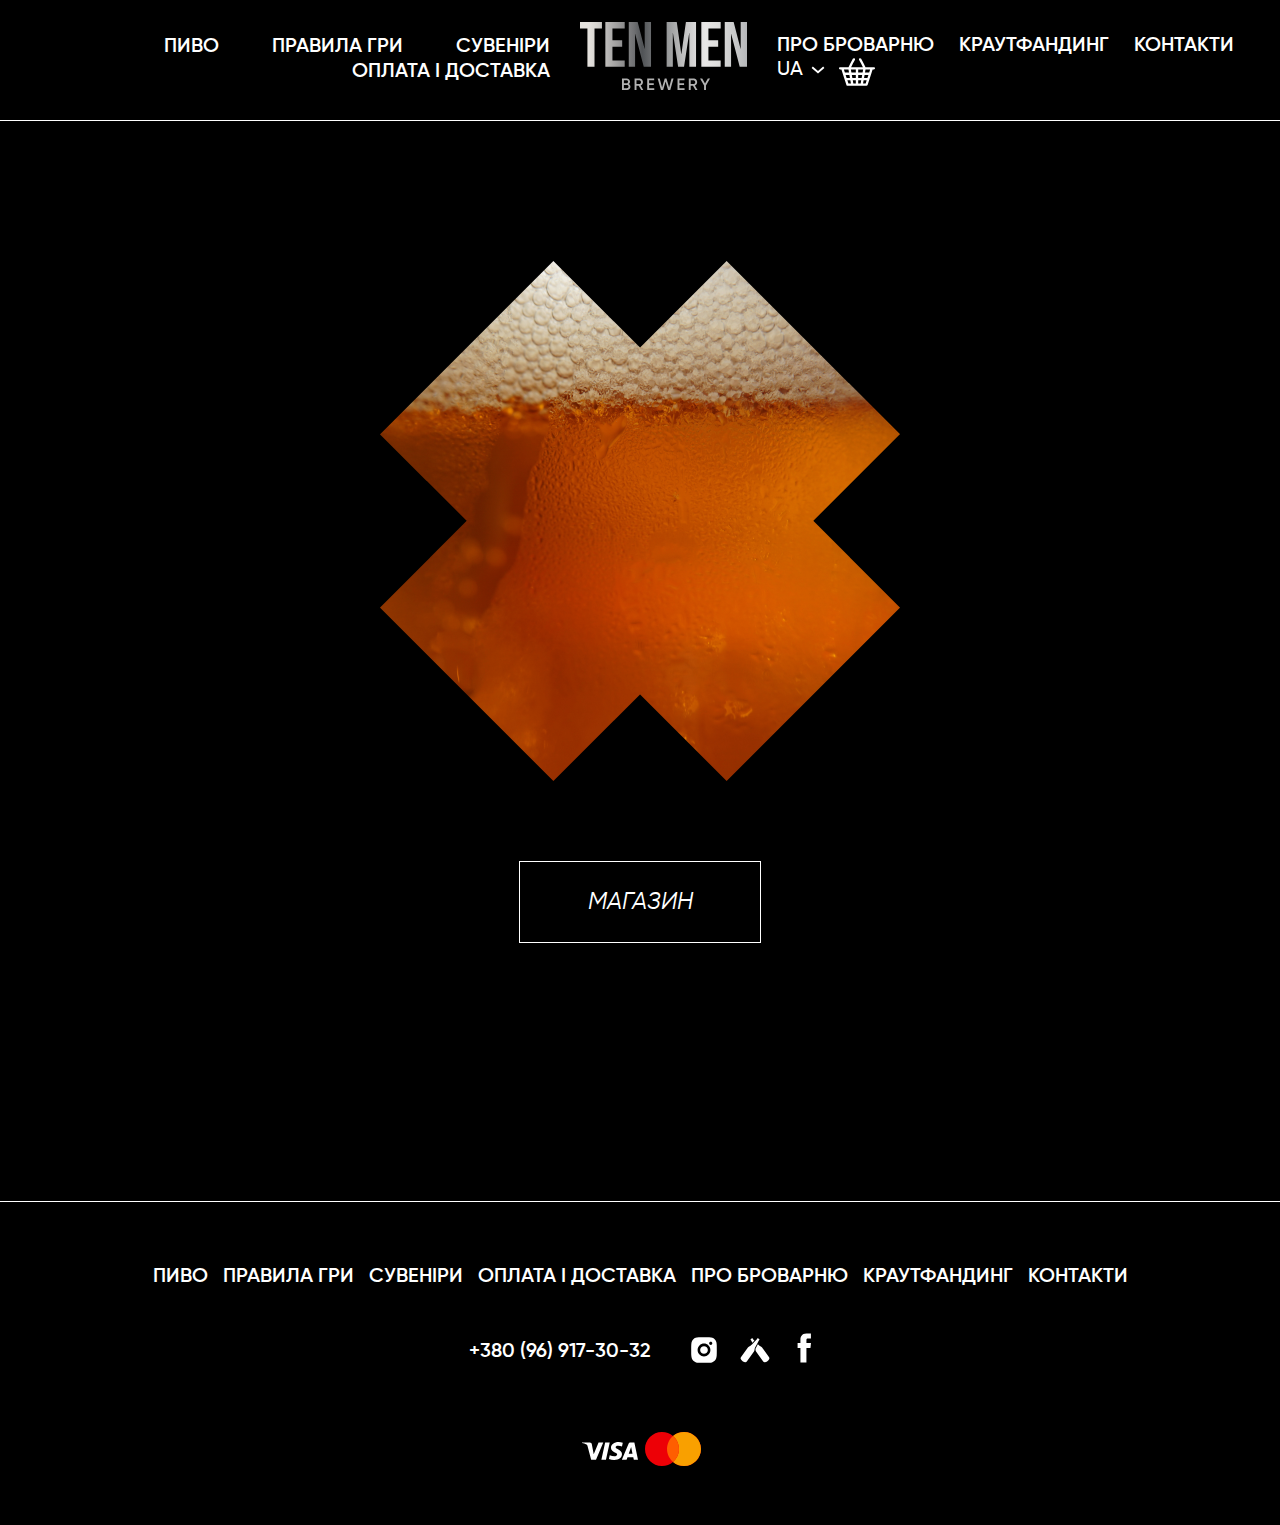
<file: index.html>
<!DOCTYPE html>
<html lang="en">
<head>
   <meta charset="UTF-8">
   <meta http-equiv="X-UA-Compatible" content="IE=edge">
   <meta name="viewport" content="width=device-width, initial-scale=1.0">
   <title>Document</title>
   <link rel="stylesheet" href="/css/style.css"> 
</head>
<body>
   <div class="wrapper">
      <header class="header">
         <div class="header__container _container">
            <div class="header__content">
               <ul class="header__items-left">
                  <li class="header__item"><a href="#" class="header__link green">Пиво</a></li>
                  <li class="header__item"><a href="#" class="header__link red">Правила&nbspгри</a></li>
                  <li class="header__item"><a href="#" class="header__link orange">сувеніри</a></li>
                  <li class="header__item"><a href="#" class="header__link mint">Оплата&nbspі&nbspдоставка</a></li>
               </ul>
               <div class="burger-menu">
                  <label class="burger-menu__label" for="burger-menu__input"><span id="burger__span" ></span></label>
                  <input class="burger-menu__input" type="checkbox" id="burger__input">
               </div>
               <div class="header__logo">
                  <a href="index.html"><img src="/img/logo.svg" alt="logo"></a>
               </div>
               <div class="header__carzine-burger"></div>
               <div class="header__right">
                  <ul class="header__items-right">
                     <li class="header__item"><a href="" class="header__link blue">Про&nbspброварню</a></li>
                     <li class="header__item"><a href="" class="header__link purple">краутфандинг</a></li>
                     <li class="header__item"><a href="" class="header__link pink">контакти</a></li>
                     <div class="header__navigation-wrapper">
                        <div class="header_language">
                           <input type="checkbox" class="header__input" name="input" id="input_1">
                           <label class="header__fr-language" for="input_1">ua&nbsp&nbsp&nbsp&nbsp&nbsp</label>
                           <div class="header_sc-language">
                              <a href="/index.html">eng</a> 
                           </div>
                        </div>
                        <div class="header__carzine-header"></div>
                     </div>
                  </ul>
               </div>
            </div>
         </div>
      </header>
      <main class="main">
         <section class="menu__burger" id="burger__menu">
            <ul class="menu">
               <li class="header__item"><a href="#" class="header__link green">Пиво</a></li>
               <li class="header__item"><a href="#" class="header__link red">Правила&nbspгри</a></li>
               <li class="header__item"><a href="#" class="header__link orange">сувеніри</a></li>
               <li class="header__item"><a href="#" class="header__link mint">Оплата&nbspі&nbspдоставка</a></li>
               <li class="header__item"><a href="#" class="header__link blue">Про&nbspброварню</a></li>
               <li class="header__item"><a href="#" class="header__link purple">краутфандинг</a></li>
               <li class="header__item"><a href="#" class="header__link pink">контакти</a></li>
            </ul>
         </section>
         <section class="promo">
            <div class="promo__container _container">
               <div class="promo__content">
                  <img class="main-beer" src="/img/main-beer.png" alt="main-beer">
                  <a class="promo__button" href="shop.html" >магазин</a>
               </div>
            </div>         
         </section>
      </main>
      <footer class="footer">
         <div class="footer__container _container">
            <div class="footer__content">
               <div class="footer__list">
                  <ul class="list">
                     <li class="footer__item"><a href="#" class="footer__link green">Пиво&nbsp&nbsp&nbsp</a></li>
                     <li class="footer__item"><a href="#" class="footer__link red">Правила&nbspгри&nbsp&nbsp&nbsp</a></li>
                     <li class="footer__item"><a href="#" class="footer__link orange">сувеніри&nbsp&nbsp&nbsp</a></li>
                     <li class="footer__item"><a href="#" class="footer__link mint">Оплата&nbspі&nbspдоставка&nbsp&nbsp&nbsp</a></li>
                     <li class="footer__item"><a href="#" class="footer__link blue">Про&nbspброварню&nbsp&nbsp&nbsp</a></li>
                     <li class="footer__item"><a href="#" class="footer__link purple">краутфандинг&nbsp&nbsp&nbsp</a></li>
                     <li class="footer__item"><a href="#" class="footer__link pink">контакти</a></li>
                  </ul>
               </div>
               <div class="footer__contacts">
                  <a class="contacts__number" href="#">+380 (96) 917-30-32</a>
                  <div class="contacts__icons">
                     <img class="icons__insta" src="./img/insta.svg" alt="instagram">
                     <img class="icons__beer" src="./img/beer.svg" alt="beer">
                     <img class="icons__facebook" src="./img/facebook.svg" alt="facebook">
                  </div>
               </div>
               <div class="footer__bank">
                  <img class="bank__visa" src="./img/Visa.svg" alt="Visa">
                  <img class="bank__mastercard" src="./img/Mastercard.svg" alt="Mastercard">
               </div>
            </div>
         </div>
      </footer>   
   </div>
   <script src="./js/script.js"></script>
</body>
</html>
</file>
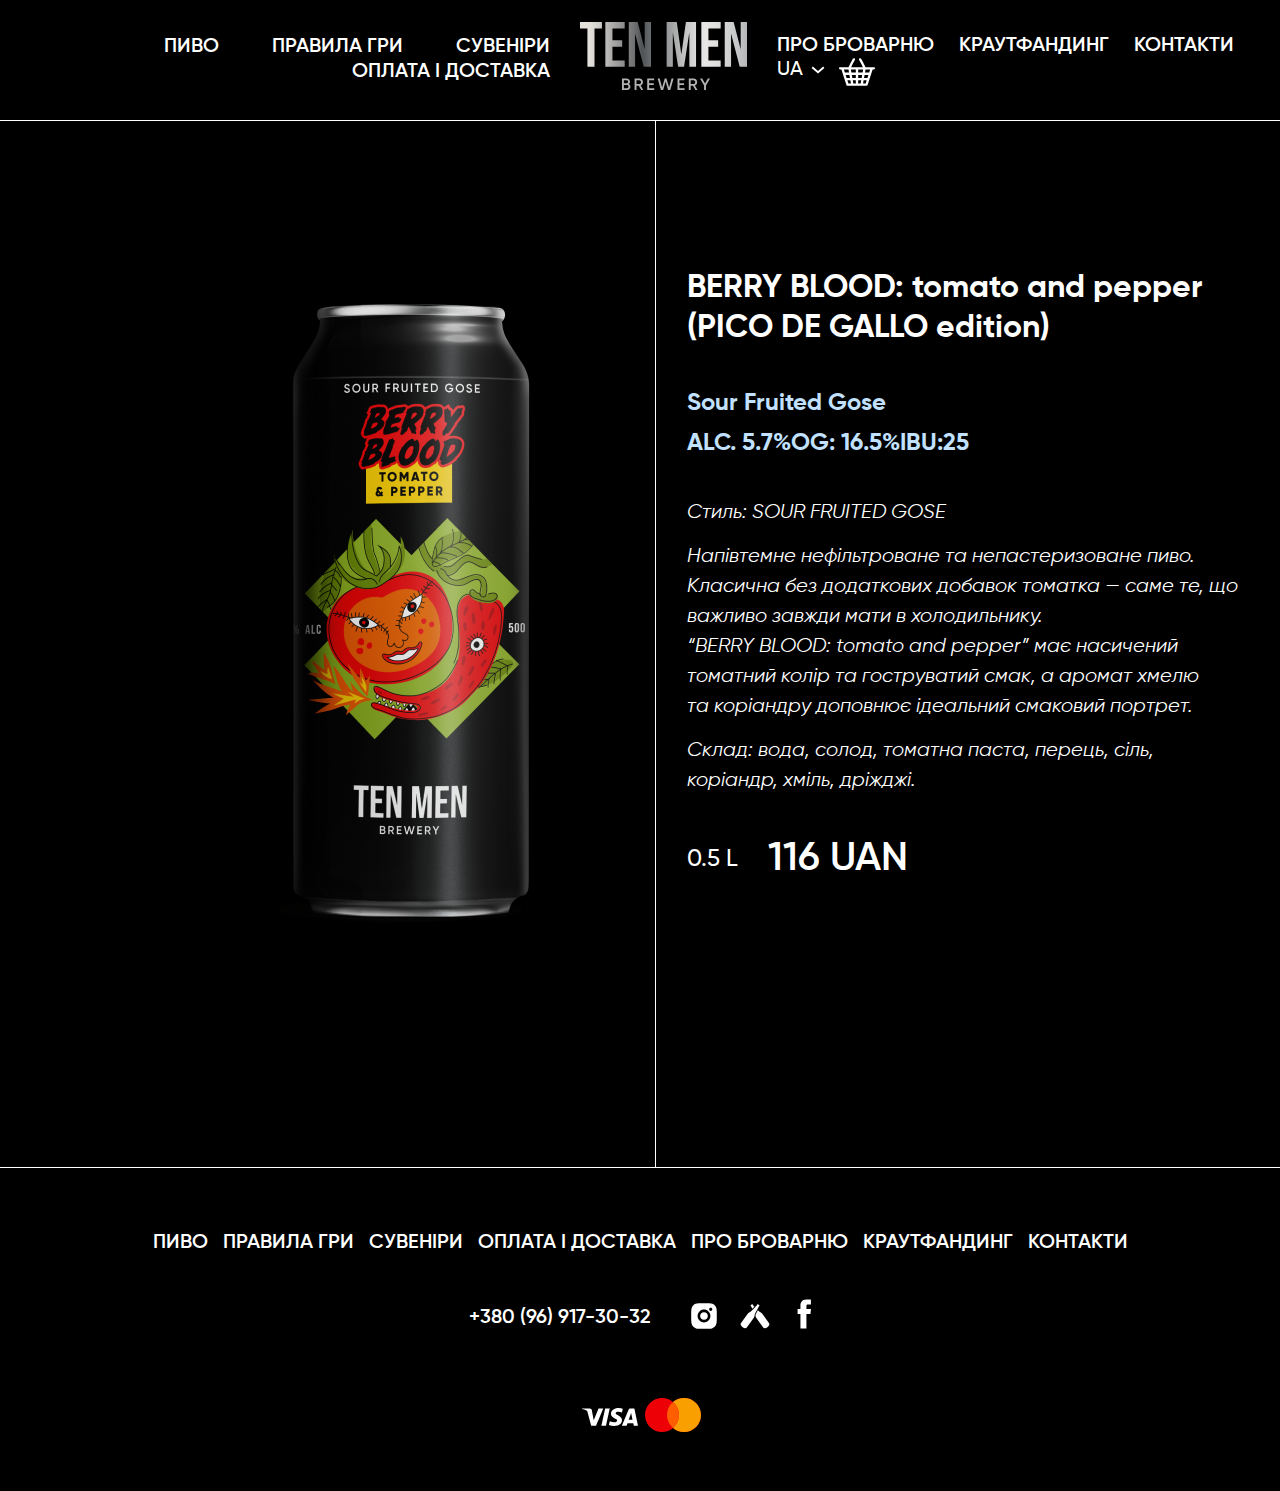
<file: product.html>
<!DOCTYPE html>
<html lang="en">
<head>
   <meta charset="UTF-8">
   <meta name="viewport" content="width=device-width, initial-scale=1.0">
   <title>Document</title>
   <link rel="stylesheet" href="/css/style.css"> 
</head>
<body>
   <div class="wrapper">
      <header class="header">
         <div class="header__container _container">
            <div class="header__content">
               <ul class="header__items-left">
                  <li class="header__item"><a href="#" class="header__link green">Пиво</a></li>
                  <li class="header__item"><a href="#" class="header__link red">Правила&nbspгри</a></li>
                  <li class="header__item"><a href="#" class="header__link orange">сувеніри</a></li>
                  <li class="header__item"><a href="#" class="header__link mint">Оплата&nbspі&nbspдоставка</a></li>
               </ul>
               <div class="burger-menu">
                  <label class="burger-menu__label" for="burger-menu__input"><span id="burger__span" ></span></label>
                  <input class="burger-menu__input" type="checkbox" id="burger__input">
               </div>
               <div class="header__logo">
                  <a href="index.html"><img src="/img/logo.svg" alt="logo"></a>
               </div>
               <div class="header__carzine-burger"></div>
               <div class="header__right">
                  <ul class="header__items-right">
                     <li class="header__item"><a href="" class="header__link blue">Про&nbspброварню</a></li>
                     <li class="header__item"><a href="" class="header__link purple">краутфандинг</a></li>
                     <li class="header__item"><a href="" class="header__link pink">контакти</a></li>
                     <div class="header__navigation-wrapper">
                        <div class="header_language">
                           <input type="checkbox" class="header__input" name="input" id="input_1">
                           <label class="header__fr-language" for="input_1">ua&nbsp&nbsp&nbsp&nbsp&nbsp</label>
                           <div class="header_sc-language">
                              <a href="/index.html">eng</a> 
                           </div>
                        </div>
                        <div class="header__carzine-header"></div>
                     </div>
                  </ul>
               </div>
            </div>
         </div>
      </header>
      <main class="main">
         <section class="product">
            <div class="product__Container _container">
               <div class="product__content">
                  <div class="product__image" >
                     <img src="/img/product/berry-blood.png" alt="">
                  </div>
                  <div class="product__block-wrapper">
                     <div class="product__block" >
                        <div class="product__title">BERRY BLOOD: tomato and pepper<br>(PICO DE GALLO edition)</div>
                        <div class="product__data">
                           <div class="product__flavor">Sour Fruited Gose</div>
                           <div class="product__interest">
                              <div class="product__alc">ALC. 5.7%</div>
                              <div class="product__og">OG: 16.5%</div>
                              <div class="product__ibu">IBU:25</div>
                           </div>
                        </div>
                        <div class="product__text">
                           <div class="product__style">Стиль: SOUR FRUITED GOSE</div>
                           <div class="product__info">Напівтемне нефільтроване та непастеризоване пиво.
                              Класична без додаткових добавок томатка — саме те, 
                              що важливо завжди мати в холодильнику. <br>“BERRY BLOOD: tomato and pepper” має насичений <br>томатний колір та гоструватий смак, а аромат хмелю <br>та коріандру доповнює ідеальний смаковий портрет.</div>
                           <div class="product__composition">Склад: вода, солод, томатна паста, перець, сіль, 
                              коріандр, хміль, дріжджі.</div>
                        </div>
                        <div class="product__bottom-info">
                           <div class="product__capacity">0.5 L</div>
                           <div class="product__price">116 UAN</div>
                        </div>
                        <div class="product__button"></div>
                     </div>
                  </div>
               </div>
            </div>
         </section>
      </main>
      <footer class="footer">
         <div class="footer__container _container">
            <div class="footer__content">
               <div class="footer__list">
                  <ul class="list">
                     <li class="footer__item"><a href="#" class="footer__link green">Пиво&nbsp&nbsp&nbsp</a></li>
                     <li class="footer__item"><a href="#" class="footer__link red">Правила&nbspгри&nbsp&nbsp&nbsp</a></li>
                     <li class="footer__item"><a href="#" class="footer__link orange">сувеніри&nbsp&nbsp&nbsp</a></li>
                     <li class="footer__item"><a href="#" class="footer__link mint">Оплата&nbspі&nbspдоставка&nbsp&nbsp&nbsp</a></li>
                     <li class="footer__item"><a href="#" class="footer__link blue">Про&nbspброварню&nbsp&nbsp&nbsp</a></li>
                     <li class="footer__item"><a href="#" class="footer__link purple">краутфандинг&nbsp&nbsp&nbsp</a></li>
                     <li class="footer__item"><a href="#" class="footer__link pink">контакти</a></li>
                  </ul>
               </div>
               <div class="footer__contacts">
                  <a class="contacts__number" href="#">+380 (96) 917-30-32</a>
                  <div class="contacts__icons">
                     <img class="icons__insta" src="./img/insta.svg" alt="instagram">
                     <img class="icons__beer" src="./img/beer.svg" alt="beer">
                     <img class="icons__facebook" src="./img/facebook.svg" alt="facebook">
                  </div>
               </div>
               <div class="footer__bank">
                  <img class="bank__visa" src="./img/Visa.svg" alt="Visa">
                  <img class="bank__mastercard" src="./img/Mastercard.svg" alt="Mastercard">
               </div>
            </div>
         </div>
      </footer>  
   </div>
</body>
</html>
</file>
<file: css/style.css>
@import url(https://fonts.googleapis.com/css?family=Bebas+Neue:300,regular,italic,700);
@import url(https://fonts.googleapis.com/css?family=Manrope:regular);
@import url(https://fonts.googleapis.com/css?family=Bebas+Neue:300,regular,italic,700);
@import url(https://fonts.googleapis.com/css?family=Manrope:regular);
@import url(https://fonts.googleapis.com/css?family=Bebas+Neue:300,regular,italic,700);
@import url(https://fonts.googleapis.com/css?family=Manrope:regular);
@import url(https://fonts.googleapis.com/css?family=Bebas+Neue:300,regular,italic,700);
@import url(https://fonts.googleapis.com/css?family=Manrope:regular);
@import url(https://fonts.googleapis.com/css?family=Bebas+Neue:300,regular,italic,700);
@import url(https://fonts.googleapis.com/css?family=Manrope:regular);
body {
  margin: 0;
}

a {
  color: white;
  text-decoration: none;
}

p {
  color: white;
  margin: 0;
}

* {
  padding: 0;
}

ul {
  list-style-type: none;
  margin: 0;
}

li {
  display: inline-block;
}

h1 {
  margin: 0;
}

button {
  font-size: 20px;
  border: none;
  background: none;
  width: auto;
  height: auto;
  color: white;
  cursor: pointer;
  text-align: center;
}

@font-face {
  font-family: "Gilroy";
  src: url(/fonts/Gilroy/Gilroy-SemiBold.ttf);
  font-weight: 600;
}
@font-face {
  font-family: "Gilroy";
  src: url(/fonts/Gilroy/Gilroy-Regular.ttf);
  font-weight: 400;
}
@font-face {
  font-family: "Gilroy";
  src: url(/fonts/Gilroy/Gilroy-RegularItalic.ttf);
  font-weight: 400;
}
@font-face {
  font-family: "Gilroy";
  src: url(/fonts/Gilroy/Gilroy-Bold.ttf);
  font-weight: 700;
}
@font-face {
  font-family: "Gilroy";
  src: url(/fonts/Gilroy/Gilroy-Medium.ttf);
  font-weight: 500;
}
@font-face {
  font-family: "Gilroy";
  src: url(/fonts/Gilroy/Gilroy-UltraLightItalic.ttf);
  font-weight: 265;
}
body {
  margin: 0;
}

a {
  color: white;
  text-decoration: none;
}

p {
  color: white;
  margin: 0;
}

* {
  padding: 0;
}

ul {
  list-style-type: none;
  margin: 0;
}

li {
  display: inline-block;
}

h1 {
  margin: 0;
}

button {
  font-size: 20px;
  border: none;
  background: none;
  width: auto;
  height: auto;
  color: white;
  cursor: pointer;
  text-align: center;
}

@font-face {
  font-family: "Gilroy";
  src: url(/fonts/Gilroy/Gilroy-SemiBold.ttf);
  font-weight: 600;
}
@font-face {
  font-family: "Gilroy";
  src: url(/fonts/Gilroy/Gilroy-Regular.ttf);
  font-weight: 400;
}
@font-face {
  font-family: "Gilroy";
  src: url(/fonts/Gilroy/Gilroy-RegularItalic.ttf);
  font-weight: 400;
}
@font-face {
  font-family: "Gilroy";
  src: url(/fonts/Gilroy/Gilroy-Bold.ttf);
  font-weight: 700;
}
@font-face {
  font-family: "Gilroy";
  src: url(/fonts/Gilroy/Gilroy-Medium.ttf);
  font-weight: 500;
}
@font-face {
  font-family: "Gilroy";
  src: url(/fonts/Gilroy/Gilroy-UltraLightItalic.ttf);
  font-weight: 265;
}
.wrapper {
  width: 100%;
  height: 100vh;
}

header {
  display: block;
  text-transform: uppercase;
  z-index: 5;
  border-bottom: 1px solid #fff;
  height: 120px;
}

.header__container {
  height: 100%;
}

.header__content {
  display: flex;
  justify-content: center;
  align-items: center;
  width: 100%;
  height: 100%;
}

.header:checked ~ ._container {
  max-width: 100vh !important;
}

.header__items-left {
  text-align: end;
}
.header__items-left .header__link {
  transition: 1s;
}
@media (max-width: 768px) {
  .header__items-left .header__link {
    display: none;
  }
}
.header__items-left .header__link.green:hover {
  border-bottom: 2px solid #4E741D;
}
.header__items-left .header__link.red:hover {
  border-bottom: 2px solid #BC183F;
}
.header__items-left .header__link.orange:hover {
  border-bottom: 2px solid #FF825C;
}
.header__items-left .header__link.mint:hover {
  border-bottom: 2px solid #3BB598;
}
.header__items-left .header__item {
  line-height: 115%;
}
@media (max-width: lp) {
  .header__items-left .header__item .header__link {
    font-size: 17px;
  }
}
.header__items-left .header__item:not(:first-child) {
  margin: 0 0 0 48px;
}

.header__logo {
  margin: 0 60px;
}
@media (max-width: 1440px) {
  .header__logo {
    margin: 0 30px;
  }
}
@media (max-width: 768px) {
  .header__logo {
    margin: 0 130px;
  }
}
@media (max-width: 768px) and (max-width: 530px) {
  .header__logo {
    margin: 0 70px;
  }
}
@media (max-width: 530px) {
  .header__logo {
    margin: 0 70px;
  }
}
@media (max-width: 530px) and (max-width: 450px) {
  .header__logo {
    margin: 0 40px;
  }
}
@media (max-width: 450px) {
  .header__logo {
    margin: 0 40px;
  }
}
@media (max-width: 450px) and (max-width: 350px) {
  .header__logo {
    margin: 0 20px;
  }
}
.header__logo a img {
  cursor: pointer;
}

.header__items-right {
  display: flex;
  flex-wrap: wrap;
}
.header__items-right .header__link {
  transition: 1s;
}
.header__items-right .header__link.blue:hover {
  border-bottom: 2px solid #1D55B6;
}
.header__items-right .header__link.purple:hover {
  border-bottom: 2px solid #6345B5;
}
.header__items-right .header__link.pink:hover {
  border-bottom: 2px solid #C11475;
}
@media (max-width: 768px) {
  .header__items-right {
    display: none;
  }
}
.header__items-right .header__item {
  line-height: 115%;
}
@media (max-width: 1024px) {
  .header__items-right .header__item .header__link {
    font-size: 17px;
  }
}
.header__items-right .header__item:not(:last-child) {
  margin: 0 48px 0 0;
}
@media (max-width: 1440px) {
  .header__items-right .header__item:not(:last-child) {
    margin: 0 25px 0 0;
  }
}

.header__navigation-wrapper {
  display: flex;
}

.header__carzine-header {
  width: 36px;
  height: 28px;
  cursor: pointer;
  background: url(/img/carzine-before.svg);
}
@media (max-width: 768px) {
  .header__carzine-header {
    display: none;
  }
}
@media (max-width: 1024px) {
  .header__carzine-header {
    width: 28px !important;
    height: 22px !important;
    background: url(/img/carzine-before-lp.svg);
  }
}
.header__carzine-header:hover {
  background: url(/img/carzine-arter.svg);
  transition: 0.3s;
}
@media (max-width: 1024px) {
  .header__carzine-header:hover {
    background: url(/img/carzine-arter-lp.svg);
  }
}

.call {
  display: none;
}

.header__carzine-burger {
  width: 36px;
  height: 28px;
  display: none;
  cursor: pointer;
  transition: 0.3s;
  background: url(/img/carzine-before.svg);
}
@media (max-width: 768px) {
  .header__carzine-burger {
    display: block;
  }
}
.header__carzine-burger:hover {
  background: url(/img/carzine-arter.svg);
}

.header_language {
  width: 62px;
  height: 24px;
  font-weight: 500;
}
.header_language .header__fr-language {
  display: block;
  cursor: pointer;
  line-height: 127%;
  transition: 0.3s;
  background: url(/img/arrow-after.svg) no-repeat 34px 8px;
}
@media (max-width: 1024px) {
  .header_language .header__fr-language {
    font-size: 17px;
    background: url(/img/arrow-after.svg) no-repeat 28px 6px;
  }
}
.header_language .header_sc-language {
  display: none;
  cursor: pointer;
  line-height: 127%;
  transition: 0.3s;
}
@media (max-width: 1024px) {
  .header_language .header_sc-language {
    font-size: 17px;
  }
}
.header_language .header__input {
  width: 0;
  height: 0;
  -webkit-appearance: none;
  appearance: none;
  position: absolute;
}
.header_language .header__input:checked ~ .header_sc-language {
  display: block;
}
@media (max-width: 1024px) {
  .header_language .header__input:checked ~ .header__fr-language {
    background: url(/img/arrow-before.svg) no-repeat 28px 6px !important;
  }
}
.header_language .header__input:checked ~ .header__fr-language {
  background: url(/img/arrow-before.svg) no-repeat 34px 8px;
}

.burger-menu {
  display: none;
}
@media (max-width: 768px) {
  .burger-menu {
    display: block;
  }
}
.burger-menu .burger-menu__input {
  width: 0;
  height: 0;
  -webkit-appearance: none;
  appearance: none;
  position: absolute;
}
.burger-menu .burger-menu__input:checked ~ .header {
  height: 100%;
  color: #fff;
}
.burger-menu .burger-menu__label {
  position: relative;
  display: block;
  width: 30px;
  height: 20px;
}
.burger-menu .burger-menu__label span {
  position: absolute;
  background-color: #fff;
  width: 100%;
  height: 1px;
  top: 9.5px;
  border-radius: 5px;
  transition: 1s;
}
.burger-menu .burger-menu__label:before, .burger-menu .burger-menu__label:after {
  content: "";
  background-color: #fff;
  position: absolute;
  width: 100%;
  border-radius: 5px;
  transition: 0.7s;
}
.burger-menu .burger-menu__label:before {
  top: 0;
  height: 2px;
}
.burger-menu .burger-menu__label:after {
  bottom: 0;
  height: 1px;
}

.burger-menu__label.active span {
  transform: scale(0);
}
.burger-menu__label.active:before {
  transform: rotate(45deg);
  margin: auto;
  top: calc(50% - 1px);
  height: 1px;
}
.burger-menu__label.active:after {
  transform: rotate(-45deg);
  top: 0;
  bottom: calc(50% - 1px);
  top: 9px;
}

body.lock {
  overflow: hidden;
}

.menu__burger.active {
  left: 0%;
}

.menu__burger {
  transition: 0.3s;
  display: flex;
  text-transform: uppercase;
  overflow: hidden;
  position: absolute;
  width: 100%;
  height: calc(100vh - 121px);
  left: -100%;
  z-index: 1;
  background: #000;
}
@media (min-width: 768px) {
  .menu__burger {
    display: none;
  }
}
.menu__burger .menu {
  display: flex;
  flex-direction: column;
  text-align: center;
  width: 100%;
  height: 100%;
  margin: 80px 0 0 0;
  gap: 35px;
}
@media (max-width: 768px) {
  .menu__burger .menu {
    font-size: 25px;
    font-weight: 700;
  }
}
@media (max-width: 425px) {
  .menu__burger .menu {
    font-size: 23px;
    font-weight: 700;
  }
}

body {
  margin: 0;
}

a {
  color: white;
  text-decoration: none;
}

p {
  color: white;
  margin: 0;
}

* {
  padding: 0;
}

ul {
  list-style-type: none;
  margin: 0;
}

li {
  display: inline-block;
}

h1 {
  margin: 0;
}

button {
  font-size: 20px;
  border: none;
  background: none;
  width: auto;
  height: auto;
  color: white;
  cursor: pointer;
  text-align: center;
}

@font-face {
  font-family: "Gilroy";
  src: url(/fonts/Gilroy/Gilroy-SemiBold.ttf);
  font-weight: 600;
}
@font-face {
  font-family: "Gilroy";
  src: url(/fonts/Gilroy/Gilroy-Regular.ttf);
  font-weight: 400;
}
@font-face {
  font-family: "Gilroy";
  src: url(/fonts/Gilroy/Gilroy-RegularItalic.ttf);
  font-weight: 400;
}
@font-face {
  font-family: "Gilroy";
  src: url(/fonts/Gilroy/Gilroy-Bold.ttf);
  font-weight: 700;
}
@font-face {
  font-family: "Gilroy";
  src: url(/fonts/Gilroy/Gilroy-Medium.ttf);
  font-weight: 500;
}
@font-face {
  font-family: "Gilroy";
  src: url(/fonts/Gilroy/Gilroy-UltraLightItalic.ttf);
  font-weight: 265;
}
footer {
  height: 324px;
}
footer .footer__container {
  border-top: 1px solid #fff;
}
footer .footer__content {
  display: flex;
  flex-direction: column;
  align-items: center;
  margin: 60px 0 0 0;
}
footer .footer__content .footer__list {
  text-transform: uppercase;
}
footer .footer__content .footer__list .list {
  display: flex;
  justify-content: center;
  flex-wrap: wrap;
}
footer .footer__content .footer__list .footer__link {
  width: calc(100% + 30px);
  line-height: 150%;
}
footer .footer__content .footer__contacts {
  margin: 40px 0 0 0;
  display: flex;
  align-items: center;
}
@media (max-width: 425px) {
  footer .footer__content .footer__contacts {
    flex-direction: column;
  }
}
footer .footer__content .footer__contacts .contacts__number {
  line-height: 200%;
  margin: 0 40px 0 0;
}
@media (max-width: 425px) {
  footer .footer__content .footer__contacts .contacts__number {
    margin: 0;
  }
}
footer .footer__content .footer__contacts .icons__insta {
  margin: 0 17.6px 0 0;
}
footer .footer__content .footer__contacts .icons__beer {
  margin: 0 22.4px 0 0;
}
footer .footer__content .footer__bank {
  margin: 60px 0 0 0;
}

body {
  margin: 0;
}

a {
  color: white;
  text-decoration: none;
}

p {
  color: white;
  margin: 0;
}

* {
  padding: 0;
}

ul {
  list-style-type: none;
  margin: 0;
}

li {
  display: inline-block;
}

h1 {
  margin: 0;
}

button {
  font-size: 20px;
  border: none;
  background: none;
  width: auto;
  height: auto;
  color: white;
  cursor: pointer;
  text-align: center;
}

@font-face {
  font-family: "Gilroy";
  src: url(/fonts/Gilroy/Gilroy-SemiBold.ttf);
  font-weight: 600;
}
@font-face {
  font-family: "Gilroy";
  src: url(/fonts/Gilroy/Gilroy-Regular.ttf);
  font-weight: 400;
}
@font-face {
  font-family: "Gilroy";
  src: url(/fonts/Gilroy/Gilroy-RegularItalic.ttf);
  font-weight: 400;
}
@font-face {
  font-family: "Gilroy";
  src: url(/fonts/Gilroy/Gilroy-Bold.ttf);
  font-weight: 700;
}
@font-face {
  font-family: "Gilroy";
  src: url(/fonts/Gilroy/Gilroy-Medium.ttf);
  font-weight: 500;
}
@font-face {
  font-family: "Gilroy";
  src: url(/fonts/Gilroy/Gilroy-UltraLightItalic.ttf);
  font-weight: 265;
}
.promo {
  height: 1080px;
  width: 100%;
}
@media (max-width: 768px) {
  .promo {
    height: 900px;
  }
}
@media (max-width: 550px) {
  .promo {
    height: 760px;
  }
}
@media (max-width: 375px) {
  .promo {
    height: 680px;
  }
}
.promo .promo__content {
  display: flex;
  flex-direction: column;
  align-items: center;
}
.promo .main-beer {
  margin: 140px 0 80px 0;
}
@media (max-width: 768px) {
  .promo .main-beer {
    width: 420px;
    height: 420px;
  }
}
@media (max-width: 550px) {
  .promo .main-beer {
    width: 320px;
    height: 320px;
  }
}
@media (max-width: 375px) {
  .promo .main-beer {
    width: 280px;
    height: 280px;
  }
}
.promo .promo__button {
  display: flex;
  justify-content: center;
  align-items: center;
  text-transform: uppercase;
  font-size: 24px;
  line-height: 120%;
  font-weight: 400;
  width: 240px;
  height: 80px;
  border: 1px solid #fff;
}
.promo .promo__button:hover {
  text-decoration: underline 1px;
}

body {
  margin: 0;
}

a {
  color: white;
  text-decoration: none;
}

p {
  color: white;
  margin: 0;
}

* {
  padding: 0;
}

ul {
  list-style-type: none;
  margin: 0;
}

li {
  display: inline-block;
}

h1 {
  margin: 0;
}

button {
  font-size: 20px;
  border: none;
  background: none;
  width: auto;
  height: auto;
  color: white;
  cursor: pointer;
  text-align: center;
}

@font-face {
  font-family: "Gilroy";
  src: url(/fonts/Gilroy/Gilroy-SemiBold.ttf);
  font-weight: 600;
}
@font-face {
  font-family: "Gilroy";
  src: url(/fonts/Gilroy/Gilroy-Regular.ttf);
  font-weight: 400;
}
@font-face {
  font-family: "Gilroy";
  src: url(/fonts/Gilroy/Gilroy-RegularItalic.ttf);
  font-weight: 400;
}
@font-face {
  font-family: "Gilroy";
  src: url(/fonts/Gilroy/Gilroy-Bold.ttf);
  font-weight: 700;
}
@font-face {
  font-family: "Gilroy";
  src: url(/fonts/Gilroy/Gilroy-Medium.ttf);
  font-weight: 500;
}
@font-face {
  font-family: "Gilroy";
  src: url(/fonts/Gilroy/Gilroy-UltraLightItalic.ttf);
  font-weight: 265;
}
.shop {
  height: auto;
}
.shop .shop__title {
  text-transform: uppercase;
  text-align: center;
  margin: 140px 0 60px 0;
  font-size: 64px;
  font-weight: regular;
}

.shop__products-grid-fr,
.shop__products-grid-sc,
.shop__products-grid-th {
  display: grid;
  grid-template-columns: repeat(4, 395px);
  justify-content: center;
  gap: 20px 20px;
}
@media (max-width: 1640px) {
  .shop__products-grid-fr,
  .shop__products-grid-sc,
  .shop__products-grid-th {
    grid-template-columns: repeat(3, 395px);
    gap: 40px 50px;
  }
}
@media (max-width: 1300px) {
  .shop__products-grid-fr,
  .shop__products-grid-sc,
  .shop__products-grid-th {
    grid-template-columns: repeat(2, 395px);
    gap: 40px 50px;
  }
}
@media (max-width: 900px) {
  .shop__products-grid-fr,
  .shop__products-grid-sc,
  .shop__products-grid-th {
    grid-template-columns: repeat(1, 395px);
    gap: 30px 0px;
  }
}
@media (max-width: 425px) {
  .shop__products-grid-fr,
  .shop__products-grid-sc,
  .shop__products-grid-th {
    grid-template-columns: repeat(2, 160px);
    gap: 10px 14px;
  }
}
@media (max-width: 320px) {
  .shop__products-grid-fr,
  .shop__products-grid-sc,
  .shop__products-grid-th {
    grid-template-columns: repeat(1, 160px);
    gap: 10px 14px;
  }
}

.shop__products-grid-fr {
  display: none;
}
.shop__products-grid-fr.active {
  display: grid;
}

.shop__products-grid-sc {
  display: none;
}
.shop__products-grid-sc.active {
  display: grid;
}

.shop__products-grid-th {
  display: none;
}
.shop__products-grid-th.active {
  display: grid;
}

.product-shop__block {
  height: 620px;
  border: 1px solid #fff;
  display: flex;
  justify-content: center;
  align-items: center;
}
@media (max-width: 425px) {
  .product-shop__block {
    height: 244px;
    font-size: 10px;
  }
}
.product-shop__block .product-shop__image {
  margin: 0 auto;
  cursor: pointer;
  width: 360px;
  height: 360px;
}
@media (max-width: 425px) {
  .product-shop__block .product-shop__image {
    width: 126px;
    height: 126px;
  }
}
.product-shop__block .product-shop__content {
  width: 360px;
  height: 560px;
}
@media (max-width: 425px) {
  .product-shop__block .product-shop__content {
    width: 141px;
    height: 224px;
  }
}
.product-shop__block .product-shop__data .data__title {
  margin: 20px 0 0 0;
  line-height: 125%;
  font-size: 20px;
  font-weight: 700;
  text-transform: uppercase;
  cursor: pointer;
}
@media (max-width: 425px) {
  .product-shop__block .product-shop__data .data__title {
    font-size: 10px;
    margin: 4px 0 0 0;
  }
}
.product-shop__block .product-shop__data .data__top {
  display: flex;
  justify-content: space-between;
  margin: 14px 0 0 0;
  line-height: 124%;
}
@media (max-width: 425px) {
  .product-shop__block .product-shop__data .data__top {
    margin: 6px 0 0 0;
  }
}
.product-shop__block .product-shop__data .data__top .data__flavor {
  font-weight: 400;
  color: #C1E1FF;
  font-family: "Gilroy";
}
.product-shop__block .product-shop__data .data__top .data__capacity {
  margin: 0 5px 0 0;
  font-weight: 500;
}
.product-shop__block .product-shop__data .data__center {
  display: flex;
  margin: 6px 0 0 0;
  gap: 14px;
  font-weight: 400;
  color: #C1E1FF;
  font-family: "Gilroy";
}
@media (max-width: 425px) {
  .product-shop__block .product-shop__data .data__center {
    margin: 4px 0 0 0;
  }
}
.product-shop__block .product-shop__data .data__bottom {
  display: flex;
  margin: 14px 0 0 0;
  justify-content: space-between;
  align-items: center;
}
@media (max-width: 425px) {
  .product-shop__block .product-shop__data .data__bottom {
    margin: 6px 0 0 0;
  }
}
.product-shop__block .product-shop__data .data__bottom .data__price {
  font-size: 32px;
}
@media (max-width: 425px) {
  .product-shop__block .product-shop__data .data__bottom .data__price {
    font-size: 14px;
  }
}
.product-shop__block .product-shop__data .data__bottom .data__carzine {
  background: url(/img/carzine-before.svg);
  width: 36px;
  height: 27.74px;
  margin: 0 8px 0 0;
  cursor: pointer;
  transition: 0.5s;
}
@media (max-width: 425px) {
  .product-shop__block .product-shop__data .data__bottom .data__carzine {
    background: url(/img/carzine.svg);
    width: 14px;
    height: 10px;
  }
}
.product-shop__block .product-shop__data .data__bottom .data__carzine:hover {
  background: url(/img/carzine-arter.svg);
  transition: 0.5s;
}

.slider {
  display: flex;
  justify-content: center;
  margin: 60px 0 0 0;
  gap: 20px;
}
.slider .slider__fr-button {
  width: 80px;
  height: 80px;
  border: 1px solid #fff;
  transition: 0.3s;
}
.slider .slider__fr-button a {
  color: #fff;
  font-size: 28px;
  font-weight: 400;
  transition: 0.3s;
  z-index: -1;
}
.slider .slider__fr-button.active {
  border: 1px solid gray;
  transition: 0.3s;
}
.slider .slider__fr-button.active a {
  color: gray;
  font-size: 28px;
  font-weight: 400;
  transition: 0.3s;
}
.slider .slider__sc-button {
  width: 80px;
  height: 80px;
  border: 1px solid #fff;
  transition: 0.3s;
}
.slider .slider__sc-button a {
  color: #fff;
  font-size: 28px;
  font-weight: 400;
  transition: 0.3s;
}
.slider .slider__sc-button.active {
  border: 1px solid gray;
  transition: 0.3s;
}
.slider .slider__sc-button.active a {
  color: gray;
  font-size: 28px;
  font-weight: 400;
  transition: 0.3s;
}
.slider .slider__th-button {
  width: 80px;
  height: 80px;
  border: 1px solid #fff;
  transition: 0.3s;
}
.slider .slider__th-button a {
  color: #fff;
  font-size: 28px;
  font-weight: 400;
  transition: 0.3s;
}
.slider .slider__th-button.active {
  border: 1px solid gray;
  transition: 0.3s;
}
.slider .slider__th-button.active a {
  color: gray;
  font-size: 28px;
  font-weight: 400;
  transition: 0.3s;
}

/* -------------------------------------------------------------------------- */
/*                                    another                                 */
/* -------------------------------------------------------------------------- */
body {
  font-family: "Gilroy";
  font-weight: 600;
  font-size: 20px;
  background: #000;
  color: #fff;
}

._container {
  max-width: 1670px;
  margin: 0 auto;
  padding: 0 15px;
}

main {
  margin: 0 0 60px 0;
}

/* -------------------------------------------------------------------------- */
/*                                   style                                    */
/* -------------------------------------------------------------------------- */
.main {
  margin: 0;
}

.product {
  height: 100%;
}

.product__content {
  display: flex;
}
.product__content .product__image {
  width: 50vw;
  height: 100%;
  padding: 100px 0 144px 0;
  border-right: 1px solid #fff;
}
.product__content .product__image img {
  width: 794px;
  height: 794px;
}
.product__content .product__block-wrapper {
  display: flex;
  width: 50vw;
  justify-content: center;
}
.product__content .product__block-wrapper .product__block {
  margin: 147px 0 0 0;
  width: 547px;
  display: flex;
  flex-direction: column;
}
.product__content .product__block-wrapper .product__block .product__info {
  width: 561px;
}
.product__content .product__block-wrapper .product__block .product__title {
  font-weight: 700;
  font-size: 32px;
  line-height: 125%;
}
.product__content .product__block-wrapper .product__block .product__data {
  margin: 40px 0 0 0;
  font-weight: 700;
  font-size: 24px;
  color: #C1E1FF;
}
.product__content .product__block-wrapper .product__block .product__interest {
  display: flex;
  margin: 10px 0 0 0;
}
.product__content .product__block-wrapper .product__block .product__text {
  margin: 40px 0 0 0;
  font-weight: 400;
  font-size: 20px;
  display: flex;
  flex-direction: column;
  gap: 14px;
  line-height: 150%;
}
.product__content .product__block-wrapper .product__block .product__bottom-info {
  margin: 40px 0 0 0;
  display: flex;
  align-items: center;
  gap: 30px;
}
.product__content .product__block-wrapper .product__block .product__bottom-info .product__capacity {
  font-weight: 500;
  font-size: 24px;
}
.product__content .product__block-wrapper .product__block .product__bottom-info .product__price {
  font-size: 40px;
  line-height: 47px;
  font-weight: regular;
}
</file>
